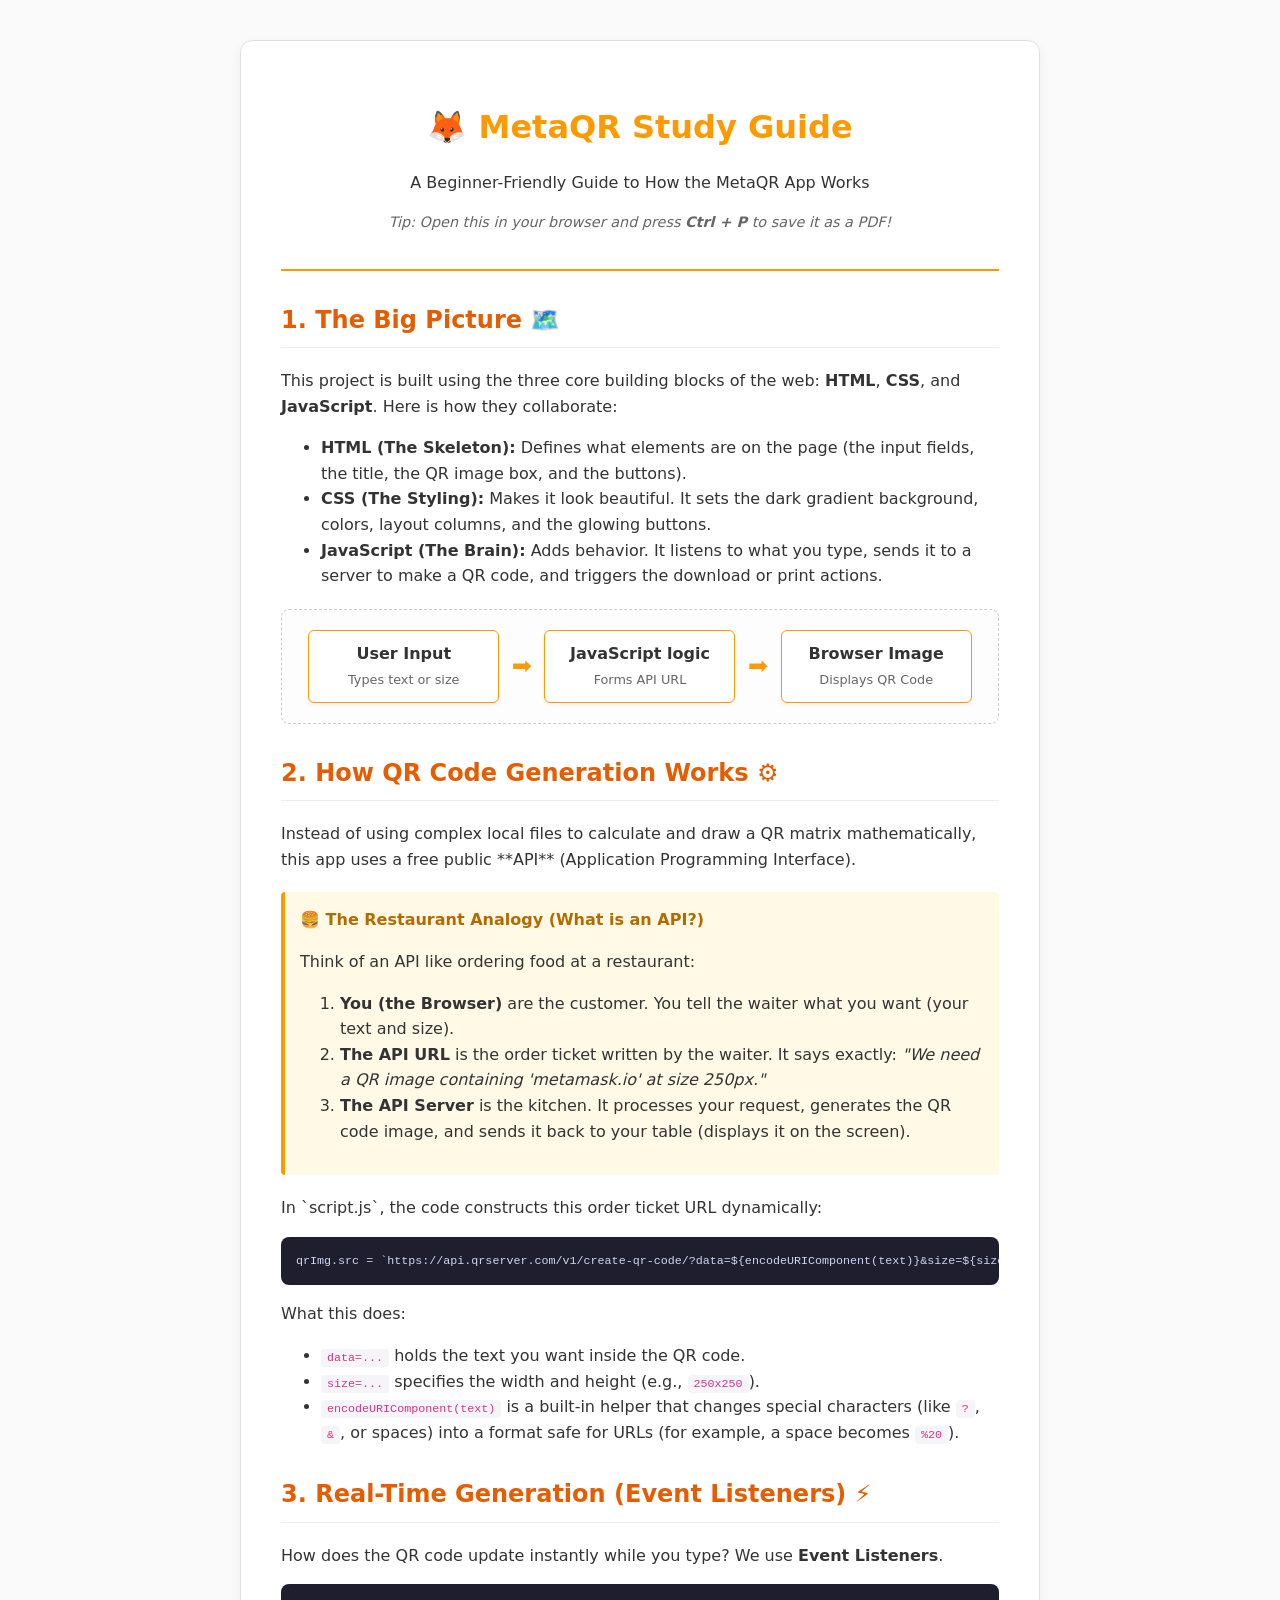
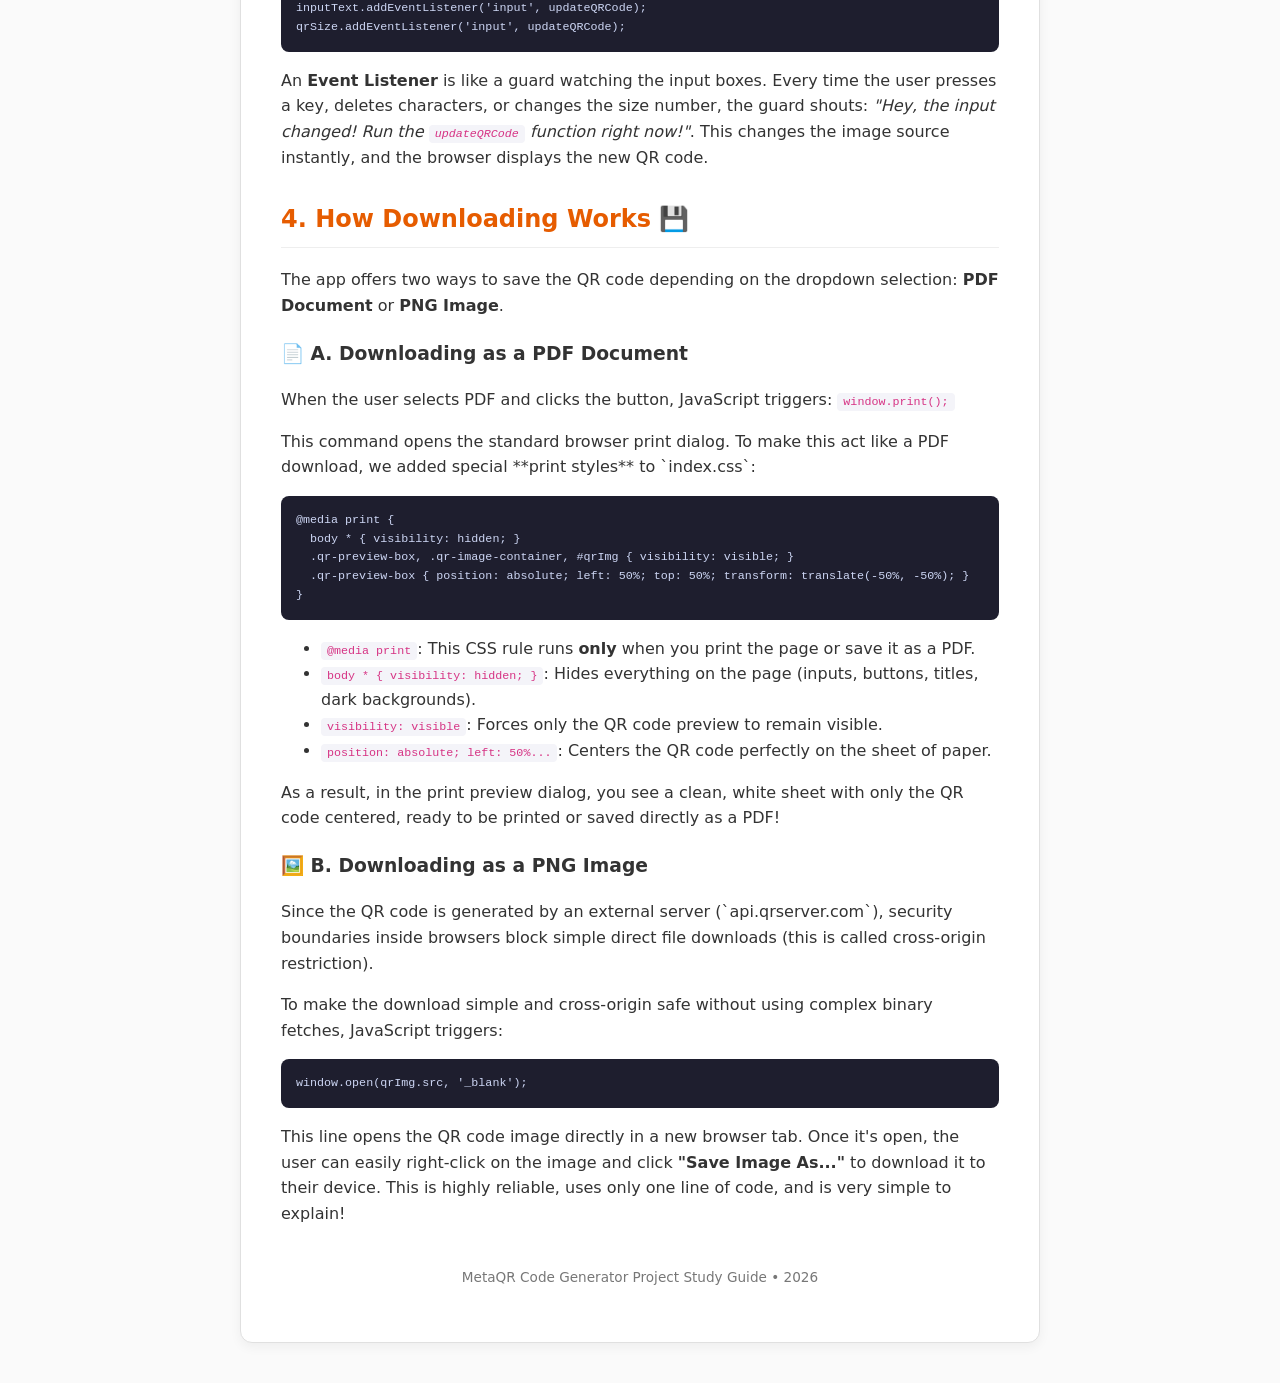
<file: study_guide.html>
<!DOCTYPE html>
<html lang="en">
<head>
  <meta charset="UTF-8">
  <meta name="viewport" content="width=device-width, initial-scale=1.0">
  <title>Study Guide - How MetaQR Works</title>
  <style>
    body {
      font-family: system-ui, -apple-system, sans-serif;
      line-height: 1.6;
      color: #333;
      max-width: 800px;
      margin: 40px auto;
      padding: 0 20px;
      background-color: #fafafa;
    }
    .guide-card {
      background: white;
      border: 1px solid #e0e0e0;
      border-radius: 12px;
      padding: 40px;
      box-shadow: 0 4px 12px rgba(0,0,0,0.05);
    }
    header {
      text-align: center;
      border-bottom: 2px solid #ff9900;
      padding-bottom: 20px;
      margin-bottom: 30px;
    }
    h1 { color: #ff9900; margin-bottom: 10px; }
    h2 { color: #e65c00; margin-top: 30px; border-bottom: 1px solid #eee; padding-bottom: 8px; }
    h3 { color: #333; margin-top: 20px; }
    code {
      background-color: #f4f4f9;
      color: #d63384;
      padding: 2px 6px;
      border-radius: 4px;
      font-family: monospace;
      font-size: 0.9em;
    }
    pre {
      background: #1e1e2e;
      color: #cdd6f4;
      padding: 15px;
      border-radius: 8px;
      overflow-x: auto;
      font-family: monospace;
      font-size: 0.9em;
    }
    .analogy-box {
      background-color: #fff9e6;
      border-left: 4px solid #ff9900;
      padding: 15px;
      margin: 20px 0;
      border-radius: 4px;
    }
    .analogy-box h4 { margin: 0 0 10px 0; color: #b36b00; }
    .flowchart {
      display: flex;
      justify-content: space-around;
      align-items: center;
      background: #fdfdfd;
      border: 1px dashed #ccc;
      padding: 20px;
      border-radius: 8px;
      margin: 20px 0;
    }
    .flow-step {
      text-align: center;
      background: #fff;
      border: 1px solid #ff9900;
      padding: 10px;
      border-radius: 6px;
      width: 25%;
      box-shadow: 0 2px 4px rgba(0,0,0,0.05);
    }
    .arrow { font-size: 24px; color: #ff9900; }
    .footer {
      text-align: center;
      margin-top: 40px;
      font-size: 0.85em;
      color: #777;
    }
    @media print {
      body { background-color: white; margin: 0; padding: 0; max-width: 100%; }
      .guide-card { border: none; box-shadow: none; padding: 0; }
      pre { background: #f4f4f9; color: #000; border: 1px solid #ccc; page-break-inside: avoid; }
      h2 { page-break-after: avoid; }
    }
  </style>
</head>
<body>

  <div class="guide-card">
    <header>
      <h1>🦊 MetaQR Study Guide</h1>
      <p>A Beginner-Friendly Guide to How the MetaQR App Works</p>
      <p style="font-size: 0.9em; color: #666; font-style: italic;">Tip: Open this in your browser and press <b>Ctrl + P</b> to save it as a PDF!</p>
    </header>

    <h2>1. The Big Picture 🗺️</h2>
    <p>This project is built using the three core building blocks of the web: <strong>HTML</strong>, <strong>CSS</strong>, and <strong>JavaScript</strong>. Here is how they collaborate:</p>
    <ul>
      <li><strong>HTML (The Skeleton):</strong> Defines what elements are on the page (the input fields, the title, the QR image box, and the buttons).</li>
      <li><strong>CSS (The Styling):</strong> Makes it look beautiful. It sets the dark gradient background, colors, layout columns, and the glowing buttons.</li>
      <li><strong>JavaScript (The Brain):</strong> Adds behavior. It listens to what you type, sends it to a server to make a QR code, and triggers the download or print actions.</li>
    </ul>

    <div class="flowchart">
      <div class="flow-step">
        <strong>User Input</strong><br>
        <span style="font-size: 0.8em; color: #666;">Types text or size</span>
      </div>
      <div class="arrow">➡️</div>
      <div class="flow-step">
        <strong>JavaScript logic</strong><br>
        <span style="font-size: 0.8em; color: #666;">Forms API URL</span>
      </div>
      <div class="arrow">➡️</div>
      <div class="flow-step">
        <strong>Browser Image</strong><br>
        <span style="font-size: 0.8em; color: #666;">Displays QR Code</span>
      </div>
    </div>

    <h2>2. How QR Code Generation Works ⚙️</h2>
    <p>Instead of using complex local files to calculate and draw a QR matrix mathematically, this app uses a free public **API** (Application Programming Interface).</p>
    
    <div class="analogy-box">
      <h4>🍔 The Restaurant Analogy (What is an API?)</h4>
      <p>Think of an API like ordering food at a restaurant:</p>
      <ol>
        <li><strong>You (the Browser)</strong> are the customer. You tell the waiter what you want (your text and size).</li>
        <li><strong>The API URL</strong> is the order ticket written by the waiter. It says exactly: <em>"We need a QR image containing 'metamask.io' at size 250px."</em></li>
        <li><strong>The API Server</strong> is the kitchen. It processes your request, generates the QR code image, and sends it back to your table (displays it on the screen).</li>
      </ol>
    </div>

    <p>In `script.js`, the code constructs this order ticket URL dynamically:</p>
    <pre>
qrImg.src = `https://api.qrserver.com/v1/create-qr-code/?data=${encodeURIComponent(text)}&size=${size}x${size}`;</pre>
    <p>What this does:</p>
    <ul>
      <li><code>data=...</code> holds the text you want inside the QR code.</li>
      <li><code>size=...</code> specifies the width and height (e.g., <code>250x250</code>).</li>
      <li><code>encodeURIComponent(text)</code> is a built-in helper that changes special characters (like <code>?</code>, <code>&</code>, or spaces) into a format safe for URLs (for example, a space becomes <code>%20</code>).</li>
    </ul>

    <h2>3. Real-Time Generation (Event Listeners) ⚡</h2>
    <p>How does the QR code update instantly while you type? We use <strong>Event Listeners</strong>.</p>
    <pre>
inputText.addEventListener('input', updateQRCode);
qrSize.addEventListener('input', updateQRCode);</pre>
    <p>An <strong>Event Listener</strong> is like a guard watching the input boxes. Every time the user presses a key, deletes characters, or changes the size number, the guard shouts: <em>"Hey, the input changed! Run the <code>updateQRCode</code> function right now!"</em>. This changes the image source instantly, and the browser displays the new QR code.</p>

    <h2>4. How Downloading Works 💾</h2>
    <p>The app offers two ways to save the QR code depending on the dropdown selection: <strong>PDF Document</strong> or <strong>PNG Image</strong>.</p>

    <h3>📄 A. Downloading as a PDF Document</h3>
    <p>When the user selects PDF and clicks the button, JavaScript triggers: <code>window.print();</code></p>
    <p>This command opens the standard browser print dialog. To make this act like a PDF download, we added special **print styles** to `index.css`:</p>
    <pre>
@media print {
  body * { visibility: hidden; }
  .qr-preview-box, .qr-image-container, #qrImg { visibility: visible; }
  .qr-preview-box { position: absolute; left: 50%; top: 50%; transform: translate(-50%, -50%); }
}</pre>
    <ul>
      <li><code>@media print</code>: This CSS rule runs <strong>only</strong> when you print the page or save it as a PDF.</li>
      <li><code>body * { visibility: hidden; }</code>: Hides everything on the page (inputs, buttons, titles, dark backgrounds).</li>
      <li><code>visibility: visible</code>: Forces only the QR code preview to remain visible.</li>
      <li><code>position: absolute; left: 50%...</code>: Centers the QR code perfectly on the sheet of paper.</li>
    </ul>
    <p>As a result, in the print preview dialog, you see a clean, white sheet with only the QR code centered, ready to be printed or saved directly as a PDF!</p>

    <h3>🖼️ B. Downloading as a PNG Image</h3>
    <p>Since the QR code is generated by an external server (`api.qrserver.com`), security boundaries inside browsers block simple direct file downloads (this is called cross-origin restriction).</p>
    <p>To make the download simple and cross-origin safe without using complex binary fetches, JavaScript triggers:</p>
    <pre>
window.open(qrImg.src, '_blank');</pre>
    <p>This line opens the QR code image directly in a new browser tab. Once it's open, the user can easily right-click on the image and click <strong>"Save Image As..."</strong> to download it to their device. This is highly reliable, uses only one line of code, and is very simple to explain!</p>

    <div class="footer">
      <p>MetaQR Code Generator Project Study Guide • 2026</p>
    </div>
  </div>

</body>
</html>
</file>
